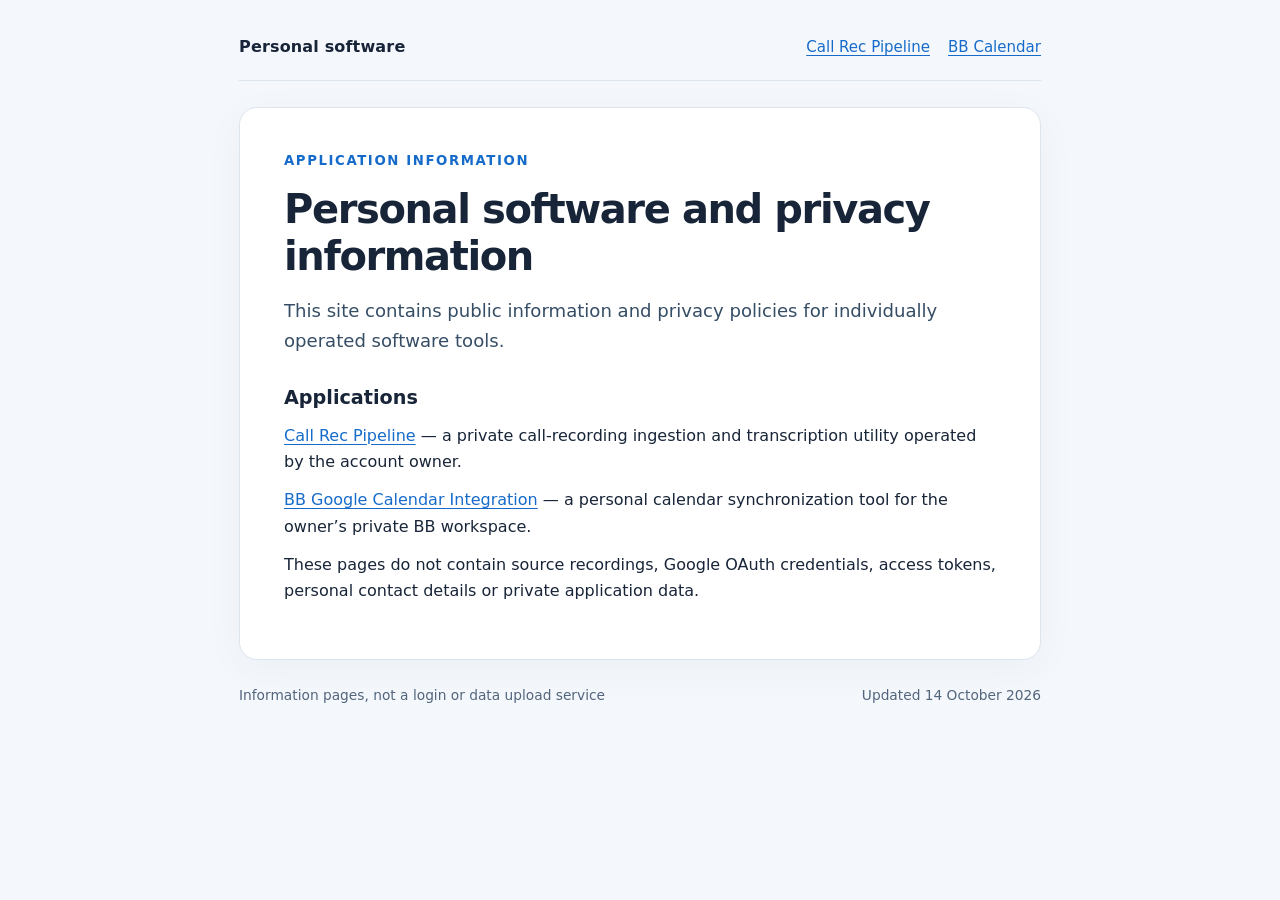
<file: index.html>
<!doctype html>
<html lang="en"><head><meta charset="utf-8"><meta name="viewport" content="width=device-width,initial-scale=1"><meta name="robots" content="index,follow"><title>Personal Software — Information Pages</title><link rel="stylesheet" href="/site.css"></head>
<body><div class="shell"><header><div class="brand">Personal software</div><nav><a href="/call-rec/">Call Rec Pipeline</a><a href="/bb-calendar/">BB Calendar</a></nav></header><main><p class="eyebrow">Application information</p><h1>Personal software and privacy information</h1><p class="lead">This site contains public information and privacy policies for individually operated software tools.</p><h2>Applications</h2><p><a href="/call-rec/">Call Rec Pipeline</a> — a private call-recording ingestion and transcription utility operated by the account owner.</p><p><a href="/bb-calendar/">BB Google Calendar Integration</a> — a personal calendar synchronization tool for the owner’s private BB workspace.</p><p>These pages do not contain source recordings, Google OAuth credentials, access tokens, personal contact details or private application data.</p></main><footer><span>Information pages, not a login or data upload service</span><span>Updated 14 October 2026</span></footer></div></body></html>
</file>
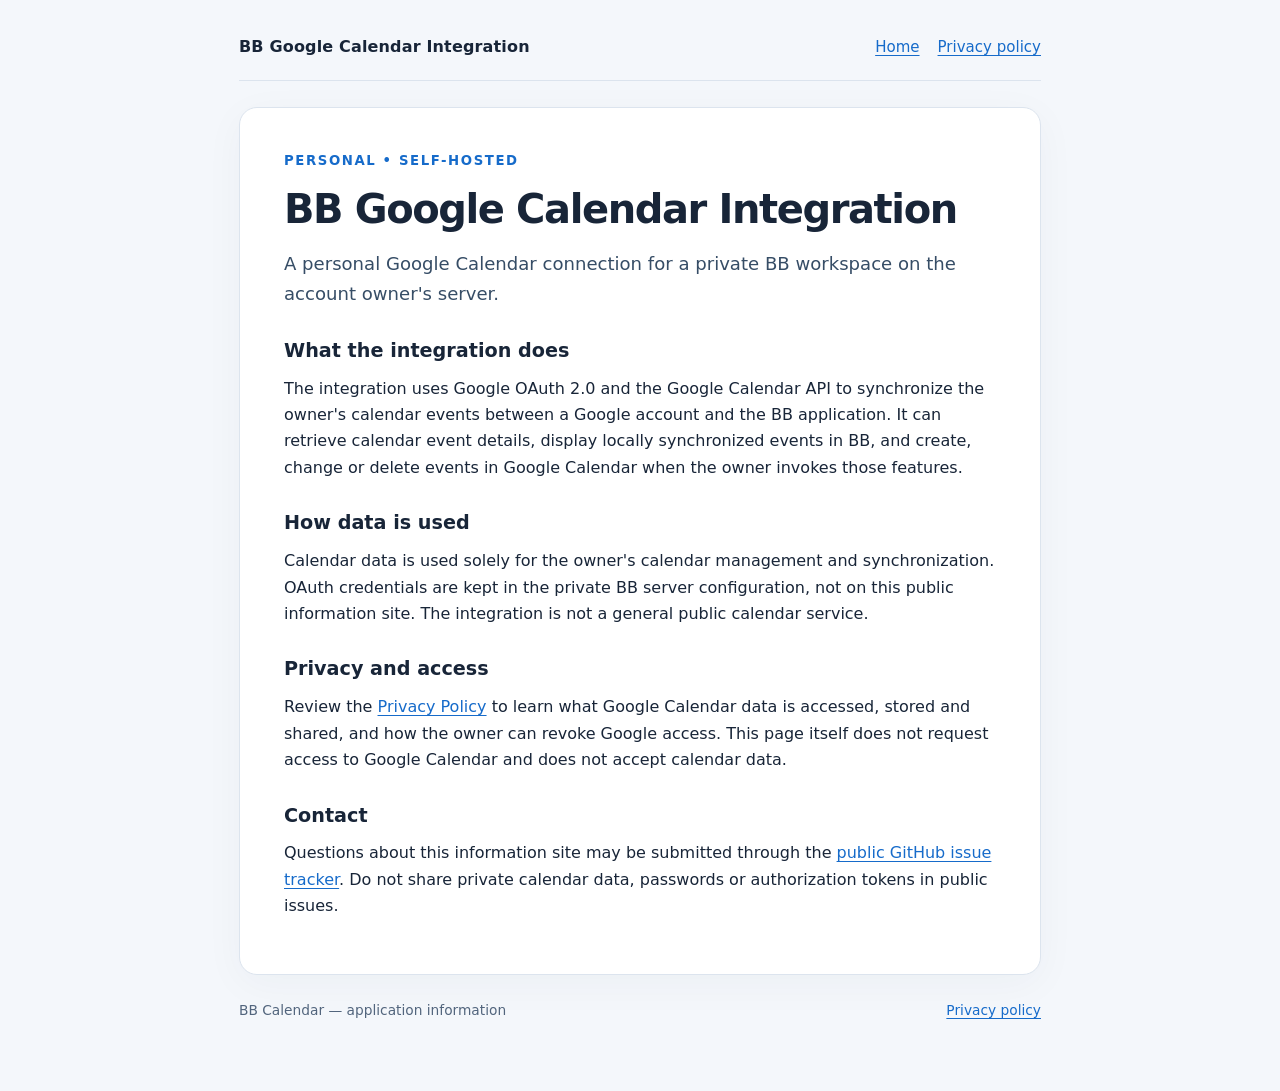
<file: bb-calendar/index.html>
<!doctype html>
<html lang="en"><head><meta charset="utf-8"><meta name="viewport" content="width=device-width,initial-scale=1"><meta name="robots" content="index,follow"><title>BB Google Calendar Integration — Personal Calendar Sync</title><meta name="description" content="Information about a private Google Calendar integration used with BB."><link rel="stylesheet" href="/site.css"></head>
<body><div class="shell"><header><div class="brand">BB Google Calendar Integration</div><nav><a href="/">Home</a><a href="/bb-calendar/privacy.html">Privacy policy</a></nav></header><main><p class="eyebrow">Personal • self-hosted</p><h1>BB Google Calendar Integration</h1><p class="lead">A personal Google Calendar connection for a private BB workspace on the account owner's server.</p>
<h2>What the integration does</h2><p>The integration uses Google OAuth 2.0 and the Google Calendar API to synchronize the owner's calendar events between a Google account and the BB application. It can retrieve calendar event details, display locally synchronized events in BB, and create, change or delete events in Google Calendar when the owner invokes those features.</p>
<h2>How data is used</h2><p>Calendar data is used solely for the owner's calendar management and synchronization. OAuth credentials are kept in the private BB server configuration, not on this public information site. The integration is not a general public calendar service.</p>
<h2>Privacy and access</h2><p>Review the <a href="/bb-calendar/privacy.html">Privacy Policy</a> to learn what Google Calendar data is accessed, stored and shared, and how the owner can revoke Google access. This page itself does not request access to Google Calendar and does not accept calendar data.</p>
<h2>Contact</h2><p>Questions about this information site may be submitted through the <a href="https://github.com/mikhailrivkin-tech/mikhailrivkin-tech.github.io/issues">public GitHub issue tracker</a>. Do not share private calendar data, passwords or authorization tokens in public issues.</p></main><footer><span>BB Calendar — application information</span><span><a href="/bb-calendar/privacy.html">Privacy policy</a></span></footer></div></body></html>
</file>
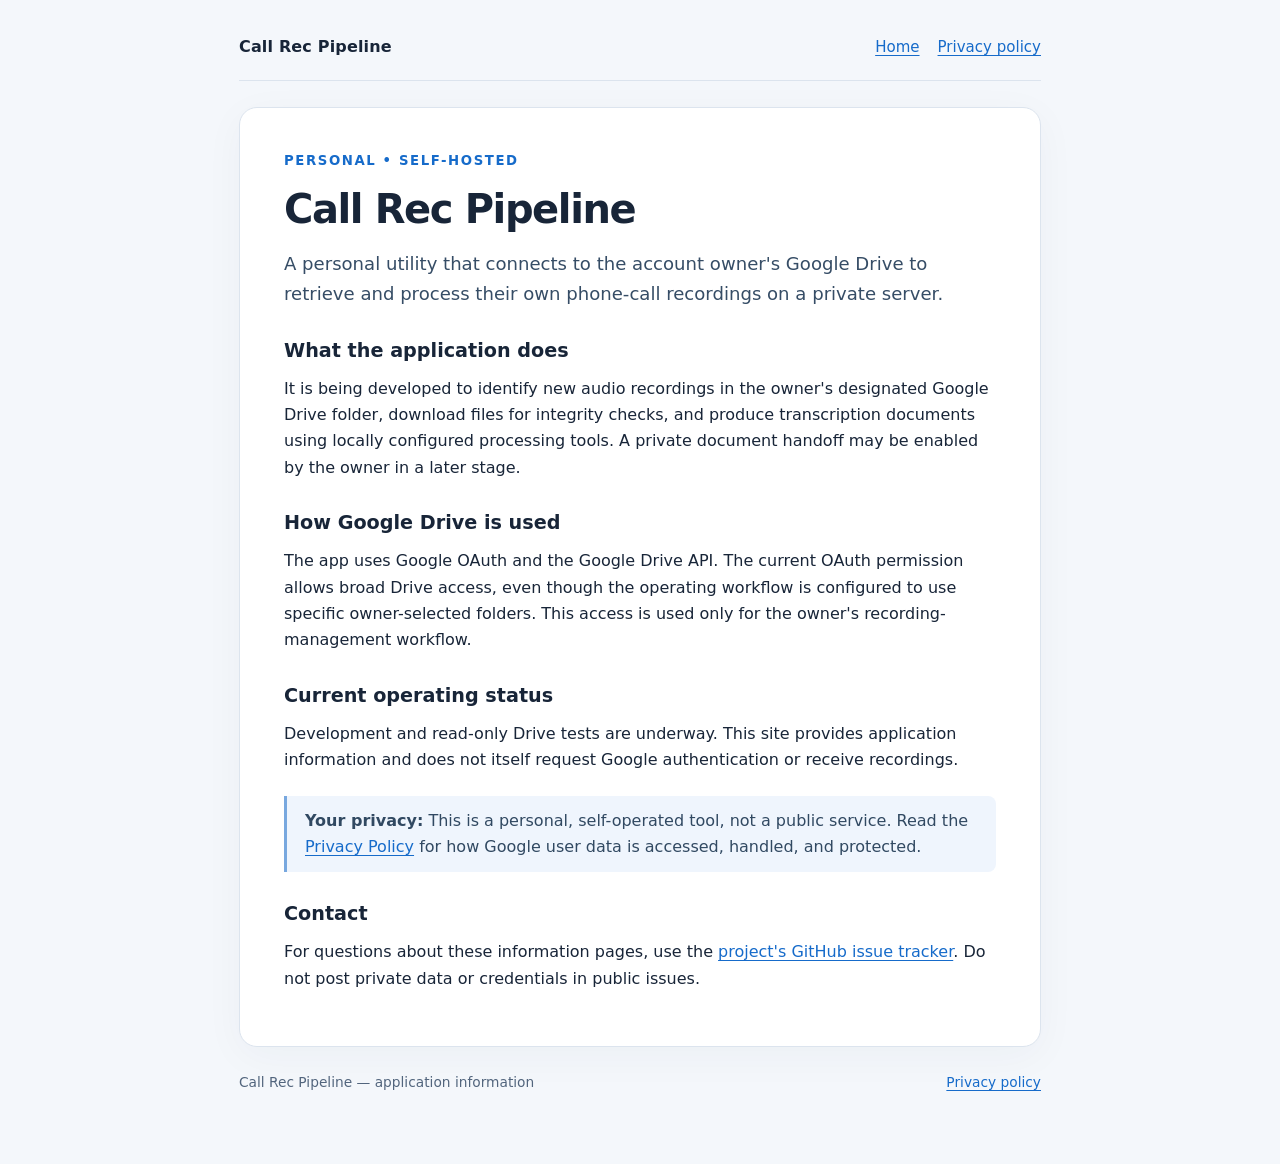
<file: call-rec/index.html>
<!doctype html>
<html lang="en"><head><meta charset="utf-8"><meta name="viewport" content="width=device-width,initial-scale=1"><meta name="robots" content="index,follow"><title>Call Rec Pipeline — Personal Google Drive Utility</title><meta name="description" content="Call Rec Pipeline is a personal, self-hosted utility for handling the owner's call recordings stored in Google Drive."><link rel="stylesheet" href="/site.css"></head>
<body><div class="shell"><header><div class="brand">Call Rec Pipeline</div><nav><a href="/">Home</a><a href="/call-rec/privacy.html">Privacy policy</a></nav></header><main><p class="eyebrow">Personal • self-hosted</p><h1>Call Rec Pipeline</h1><p class="lead">A personal utility that connects to the account owner's Google Drive to retrieve and process their own phone-call recordings on a private server.</p><h2>What the application does</h2><p>It is being developed to identify new audio recordings in the owner's designated Google Drive folder, download files for integrity checks, and produce transcription documents using locally configured processing tools. A private document handoff may be enabled by the owner in a later stage.</p><h2>How Google Drive is used</h2><p>The app uses Google OAuth and the Google Drive API. The current OAuth permission allows broad Drive access, even though the operating workflow is configured to use specific owner-selected folders. This access is used only for the owner's recording-management workflow.</p><h2>Current operating status</h2><p>Development and read-only Drive tests are underway. This site provides application information and does not itself request Google authentication or receive recordings.</p><div class="note"><strong>Your privacy:</strong> This is a personal, self-operated tool, not a public service. Read the <a href="/call-rec/privacy.html">Privacy Policy</a> for how Google user data is accessed, handled, and protected.</div><h2>Contact</h2><p>For questions about these information pages, use the <a href="https://github.com/mikhailrivkin-tech/mikhailrivkin-tech.github.io/issues">project's GitHub issue tracker</a>. Do not post private data or credentials in public issues.</p></main><footer><span>Call Rec Pipeline — application information</span><span><a href="/call-rec/privacy.html">Privacy policy</a></span></footer></div></body></html>
</file>
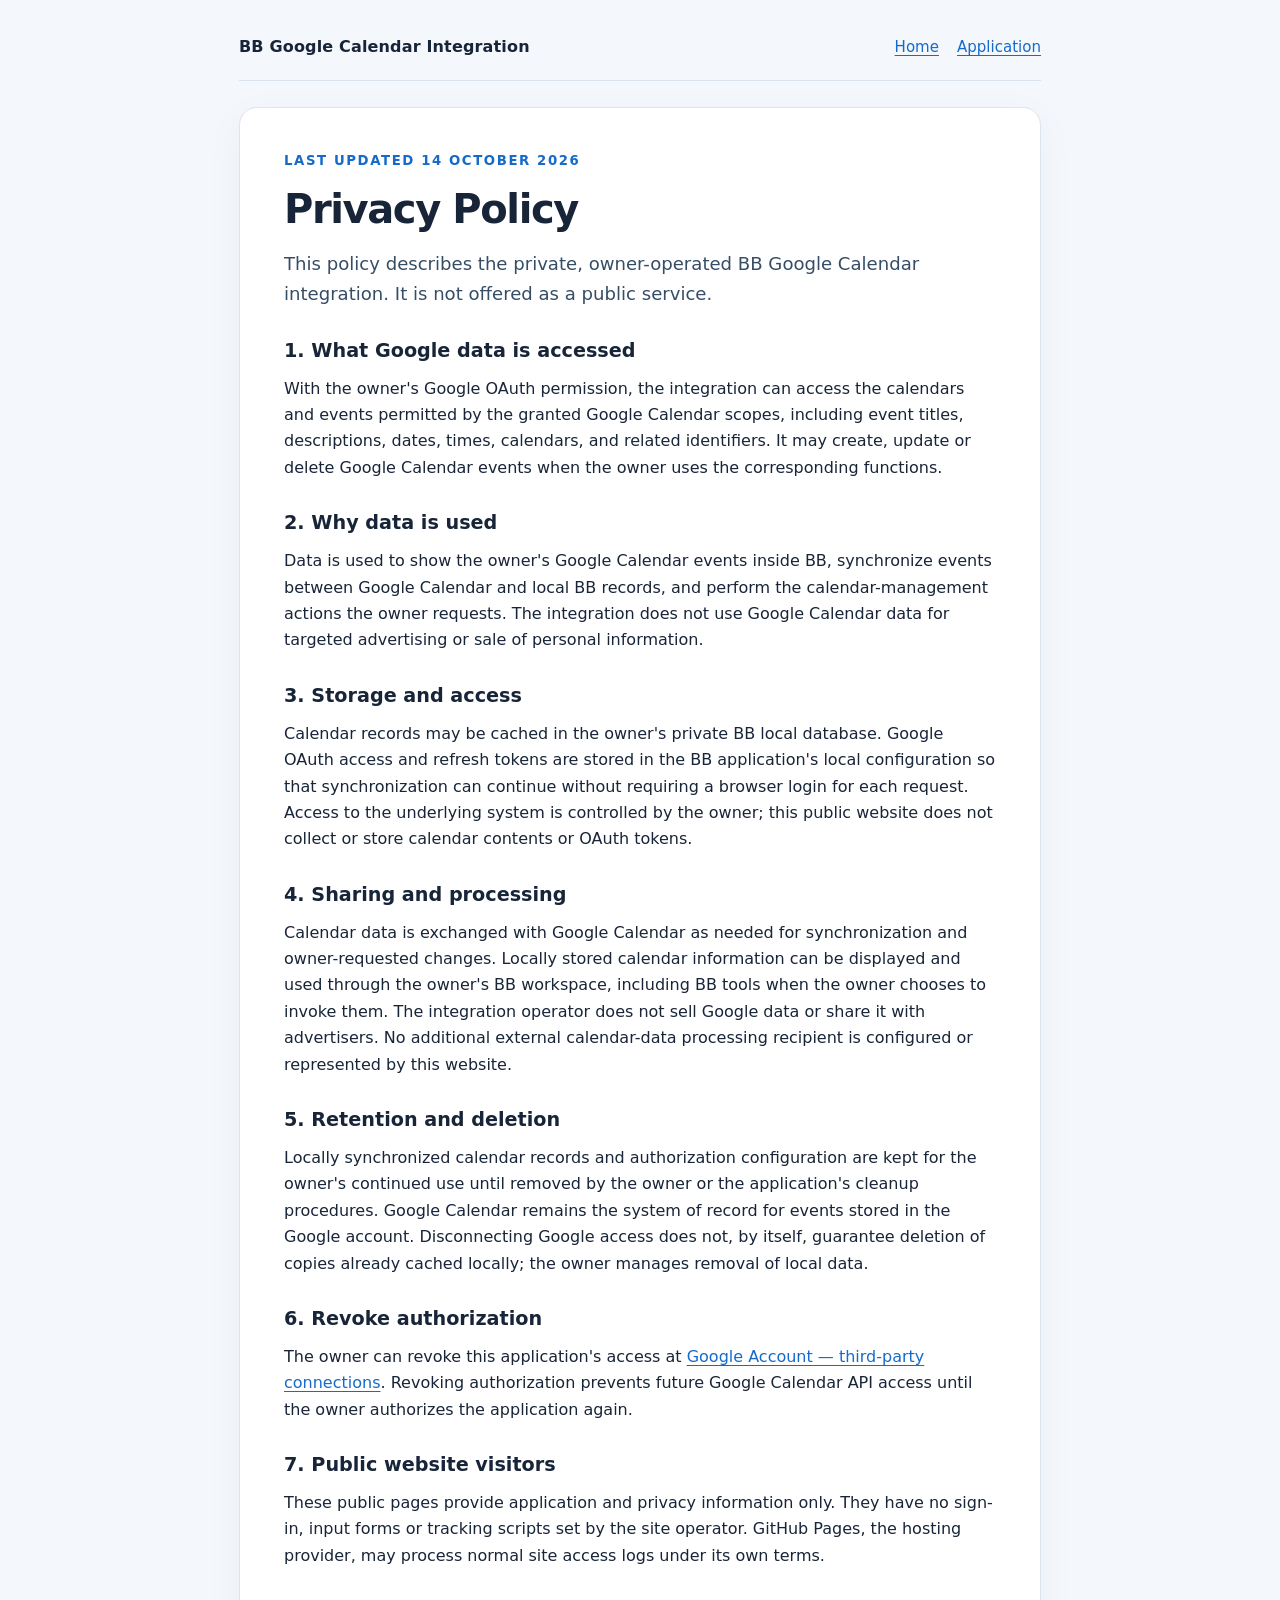
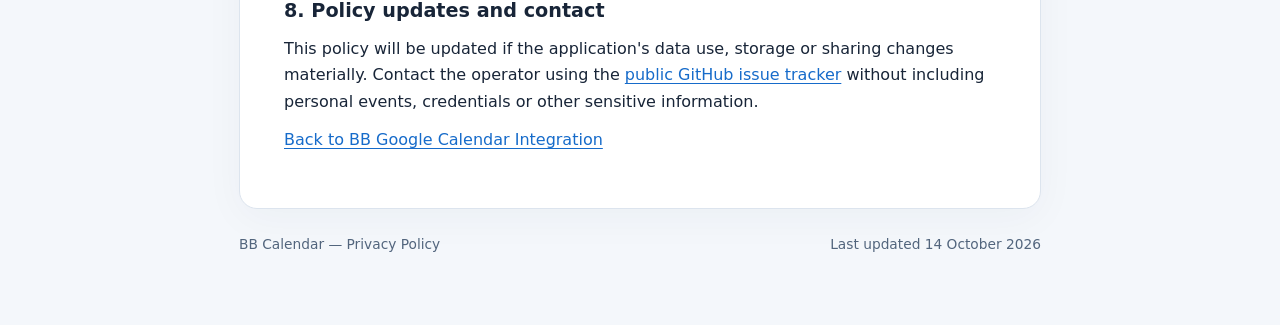
<file: bb-calendar/privacy.html>
<!doctype html>
<html lang="en"><head><meta charset="utf-8"><meta name="viewport" content="width=device-width,initial-scale=1"><meta name="robots" content="index,follow"><title>Privacy Policy — BB Google Calendar Integration</title><meta name="description" content="Privacy policy for the personal BB Google Calendar integration."><link rel="stylesheet" href="/site.css"></head>
<body><div class="shell"><header><div class="brand">BB Google Calendar Integration</div><nav><a href="/">Home</a><a href="/bb-calendar/">Application</a></nav></header><main><p class="eyebrow">Last updated 14 October 2026</p><h1>Privacy Policy</h1><p class="lead">This policy describes the private, owner-operated BB Google Calendar integration. It is not offered as a public service.</p>
<h2>1. What Google data is accessed</h2><p>With the owner's Google OAuth permission, the integration can access the calendars and events permitted by the granted Google Calendar scopes, including event titles, descriptions, dates, times, calendars, and related identifiers. It may create, update or delete Google Calendar events when the owner uses the corresponding functions.</p>
<h2>2. Why data is used</h2><p>Data is used to show the owner's Google Calendar events inside BB, synchronize events between Google Calendar and local BB records, and perform the calendar-management actions the owner requests. The integration does not use Google Calendar data for targeted advertising or sale of personal information.</p>
<h2>3. Storage and access</h2><p>Calendar records may be cached in the owner's private BB local database. Google OAuth access and refresh tokens are stored in the BB application's local configuration so that synchronization can continue without requiring a browser login for each request. Access to the underlying system is controlled by the owner; this public website does not collect or store calendar contents or OAuth tokens.</p>
<h2>4. Sharing and processing</h2><p>Calendar data is exchanged with Google Calendar as needed for synchronization and owner-requested changes. Locally stored calendar information can be displayed and used through the owner's BB workspace, including BB tools when the owner chooses to invoke them. The integration operator does not sell Google data or share it with advertisers. No additional external calendar-data processing recipient is configured or represented by this website.</p>
<h2>5. Retention and deletion</h2><p>Locally synchronized calendar records and authorization configuration are kept for the owner's continued use until removed by the owner or the application's cleanup procedures. Google Calendar remains the system of record for events stored in the Google account. Disconnecting Google access does not, by itself, guarantee deletion of copies already cached locally; the owner manages removal of local data.</p>
<h2>6. Revoke authorization</h2><p>The owner can revoke this application's access at <a href="https://myaccount.google.com/connections">Google Account — third-party connections</a>. Revoking authorization prevents future Google Calendar API access until the owner authorizes the application again.</p>
<h2>7. Public website visitors</h2><p>These public pages provide application and privacy information only. They have no sign-in, input forms or tracking scripts set by the site operator. GitHub Pages, the hosting provider, may process normal site access logs under its own terms.</p>
<h2>8. Policy updates and contact</h2><p>This policy will be updated if the application's data use, storage or sharing changes materially. Contact the operator using the <a href="https://github.com/mikhailrivkin-tech/mikhailrivkin-tech.github.io/issues">public GitHub issue tracker</a> without including personal events, credentials or other sensitive information.</p>
<p><a href="/bb-calendar/">Back to BB Google Calendar Integration</a></p></main><footer><span>BB Calendar — Privacy Policy</span><span>Last updated 14 October 2026</span></footer></div></body></html>
</file>
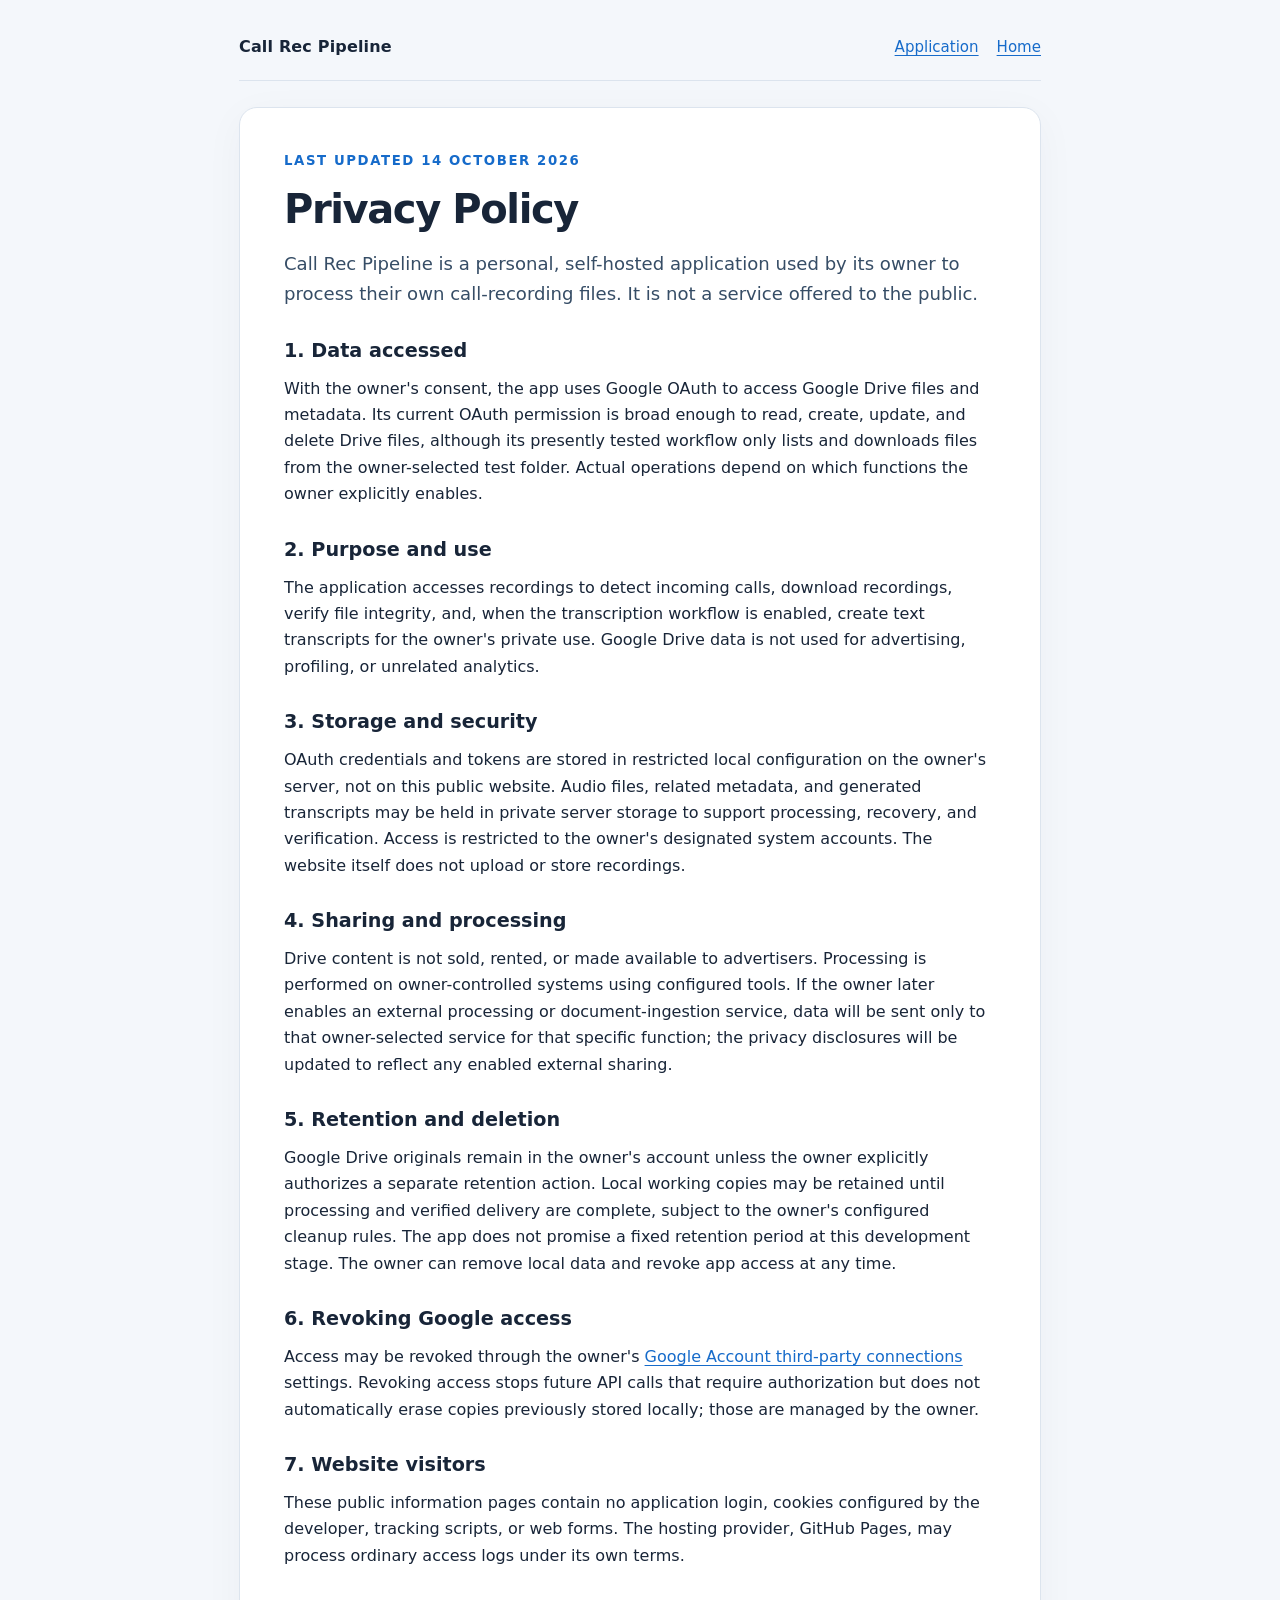
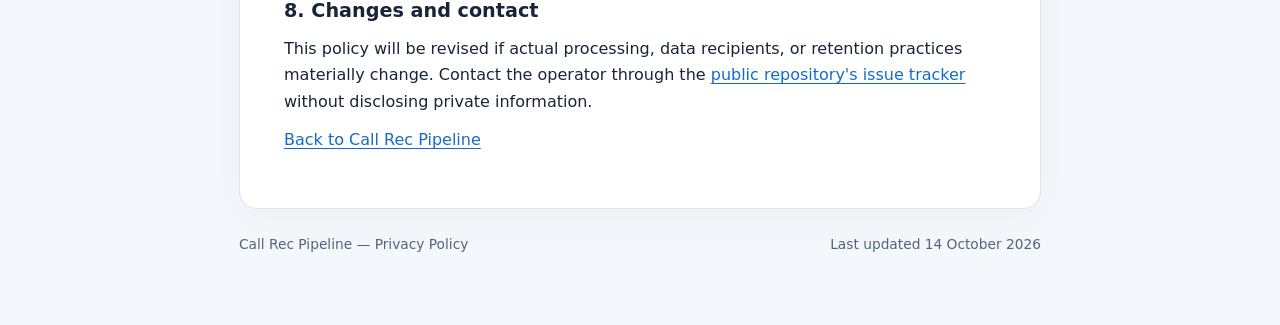
<file: call-rec/privacy.html>
<!doctype html>
<html lang="en"><head><meta charset="utf-8"><meta name="viewport" content="width=device-width,initial-scale=1"><meta name="robots" content="index,follow"><title>Privacy Policy — Call Rec Pipeline</title><meta name="description" content="Privacy policy for the personal Call Rec Pipeline Google Drive integration."><link rel="stylesheet" href="/site.css"></head>
<body><div class="shell"><header><div class="brand">Call Rec Pipeline</div><nav><a href="/call-rec/">Application</a><a href="/">Home</a></nav></header><main><p class="eyebrow">Last updated 14 October 2026</p><h1>Privacy Policy</h1><p class="lead">Call Rec Pipeline is a personal, self-hosted application used by its owner to process their own call-recording files. It is not a service offered to the public.</p>
<h2>1. Data accessed</h2><p>With the owner's consent, the app uses Google OAuth to access Google Drive files and metadata. Its current OAuth permission is broad enough to read, create, update, and delete Drive files, although its presently tested workflow only lists and downloads files from the owner-selected test folder. Actual operations depend on which functions the owner explicitly enables.</p>
<h2>2. Purpose and use</h2><p>The application accesses recordings to detect incoming calls, download recordings, verify file integrity, and, when the transcription workflow is enabled, create text transcripts for the owner's private use. Google Drive data is not used for advertising, profiling, or unrelated analytics.</p>
<h2>3. Storage and security</h2><p>OAuth credentials and tokens are stored in restricted local configuration on the owner's server, not on this public website. Audio files, related metadata, and generated transcripts may be held in private server storage to support processing, recovery, and verification. Access is restricted to the owner's designated system accounts. The website itself does not upload or store recordings.</p>
<h2>4. Sharing and processing</h2><p>Drive content is not sold, rented, or made available to advertisers. Processing is performed on owner-controlled systems using configured tools. If the owner later enables an external processing or document-ingestion service, data will be sent only to that owner-selected service for that specific function; the privacy disclosures will be updated to reflect any enabled external sharing.</p>
<h2>5. Retention and deletion</h2><p>Google Drive originals remain in the owner's account unless the owner explicitly authorizes a separate retention action. Local working copies may be retained until processing and verified delivery are complete, subject to the owner's configured cleanup rules. The app does not promise a fixed retention period at this development stage. The owner can remove local data and revoke app access at any time.</p>
<h2>6. Revoking Google access</h2><p>Access may be revoked through the owner's <a href="https://myaccount.google.com/connections">Google Account third-party connections</a> settings. Revoking access stops future API calls that require authorization but does not automatically erase copies previously stored locally; those are managed by the owner.</p>
<h2>7. Website visitors</h2><p>These public information pages contain no application login, cookies configured by the developer, tracking scripts, or web forms. The hosting provider, GitHub Pages, may process ordinary access logs under its own terms.</p>
<h2>8. Changes and contact</h2><p>This policy will be revised if actual processing, data recipients, or retention practices materially change. Contact the operator through the <a href="https://github.com/mikhailrivkin-tech/mikhailrivkin-tech.github.io/issues">public repository's issue tracker</a> without disclosing private information.</p>
<p><a href="/call-rec/">Back to Call Rec Pipeline</a></p></main><footer><span>Call Rec Pipeline — Privacy Policy</span><span>Last updated 14 October 2026</span></footer></div></body></html>
</file>
<file: site.css>
:root{color-scheme:light;--ink:#182538;--muted:#52657d;--line:#dce4ee;--accent:#166bca;--bg:#f4f7fb;--surface:#fff}*{box-sizing:border-box}body{margin:0;font-family:system-ui,-apple-system,BlinkMacSystemFont,"Segoe UI",sans-serif;background:var(--bg);color:var(--ink);line-height:1.65}.shell{max-width:850px;margin:0 auto;padding:34px 24px 70px}header{display:flex;align-items:center;justify-content:space-between;gap:18px;padding-bottom:20px;border-bottom:1px solid var(--line)}header .brand{font-weight:760;letter-spacing:.01em}nav{display:flex;gap:18px;flex-wrap:wrap}nav a{font-size:.94rem}main{background:var(--surface);border:1px solid var(--line);border-radius:18px;margin-top:26px;padding:42px 44px;box-shadow:0 9px 40px rgba(30,52,77,.04)}h1{font-size:clamp(1.85rem,4vw,2.5rem);line-height:1.17;margin:0 0 16px;letter-spacing:-.035em}h2{font-size:1.2rem;line-height:1.3;margin:30px 0 10px}p{margin:12px 0}ul{padding-left:1.5em}li{margin:7px 0}.eyebrow{font-size:.83rem;text-transform:uppercase;letter-spacing:.12em;font-weight:750;color:var(--accent);margin:0 0 14px}.lead{font-size:1.13rem;color:#364d66;max-width:67ch}.note{border-left:3px solid #78a8df;padding:12px 18px;background:#eff5fd;color:#314962;margin:22px 0;border-radius:0 8px 8px 0}a{color:var(--accent);text-decoration-thickness:1px;text-underline-offset:3px}a:hover{text-decoration-thickness:2px}footer{margin-top:24px;color:var(--muted);font-size:.86rem;display:flex;justify-content:space-between;flex-wrap:wrap;gap:12px}code{background:#f2f5f9;padding:2px 5px;border-radius:4px}@media(max-width:600px){.shell{padding:20px 15px 45px}main{padding:28px 21px;border-radius:12px}header{align-items:flex-start;flex-direction:column;gap:10px}}
</file>
